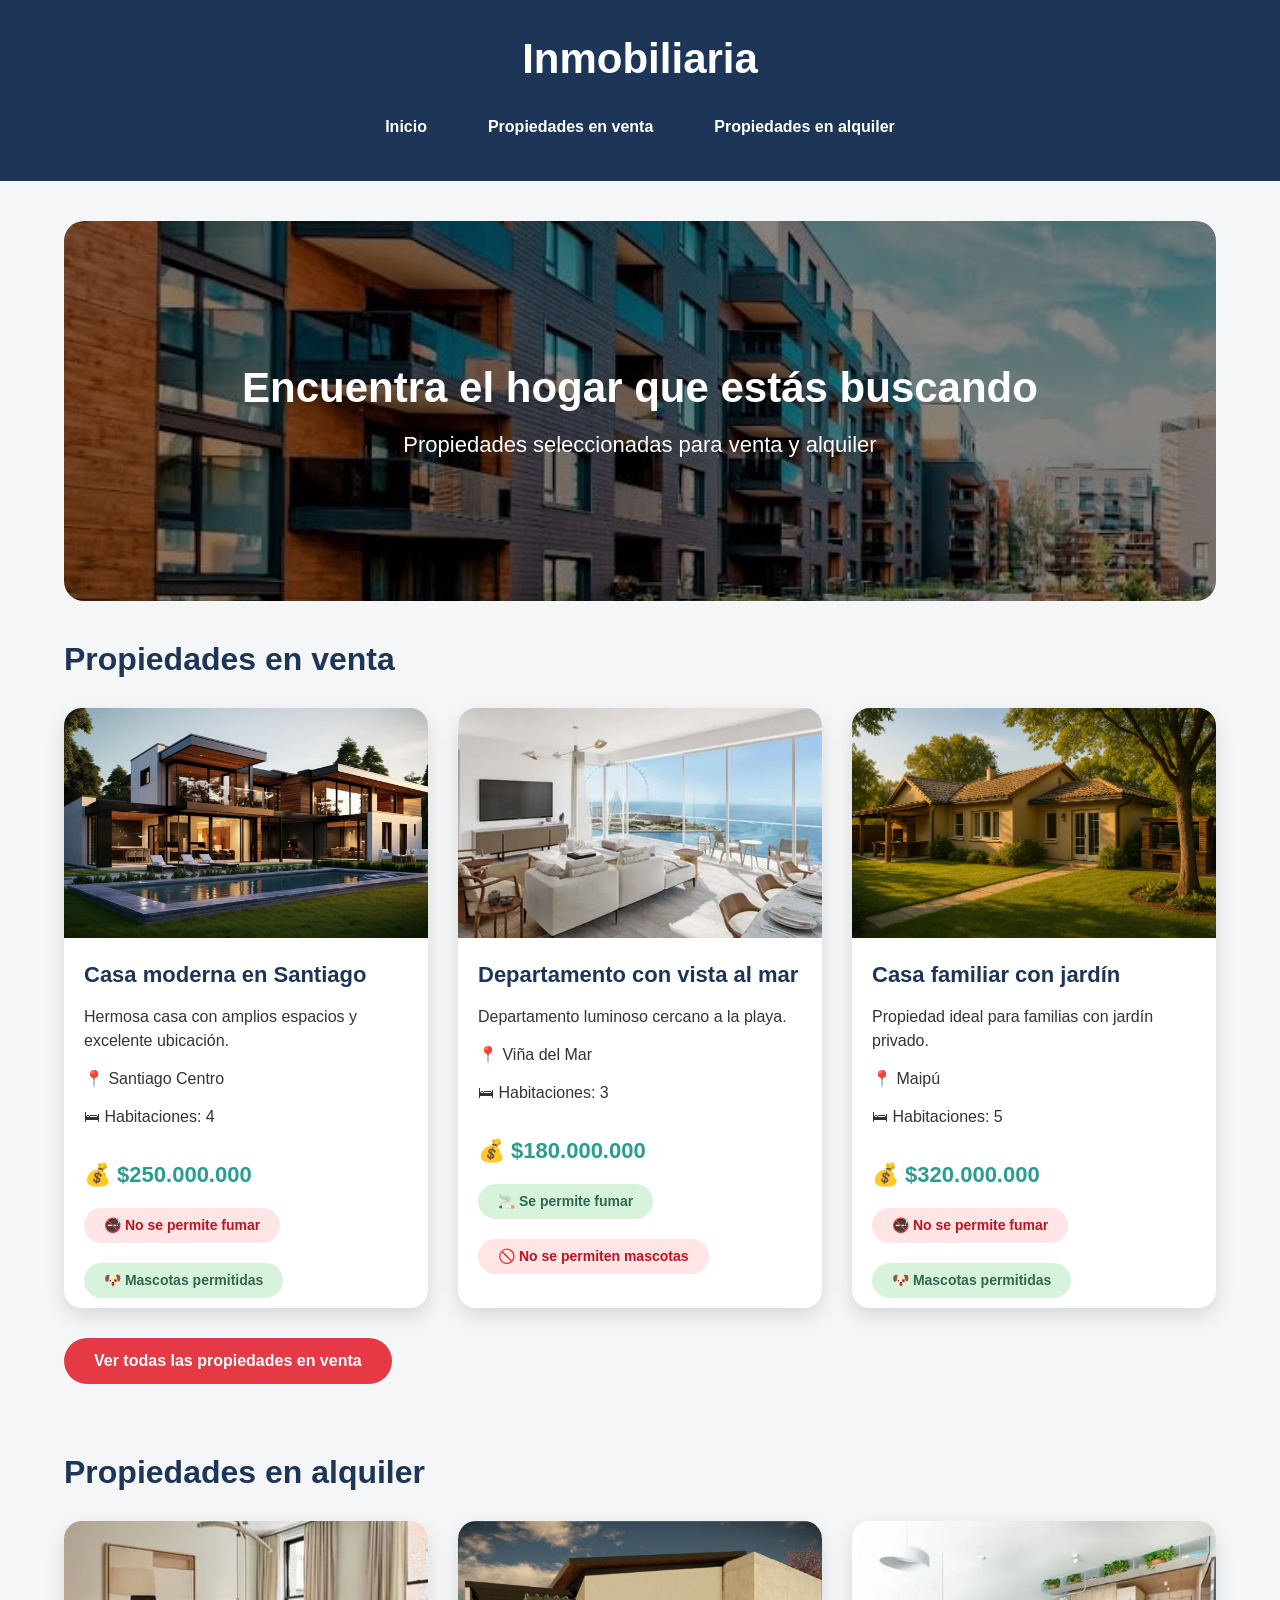
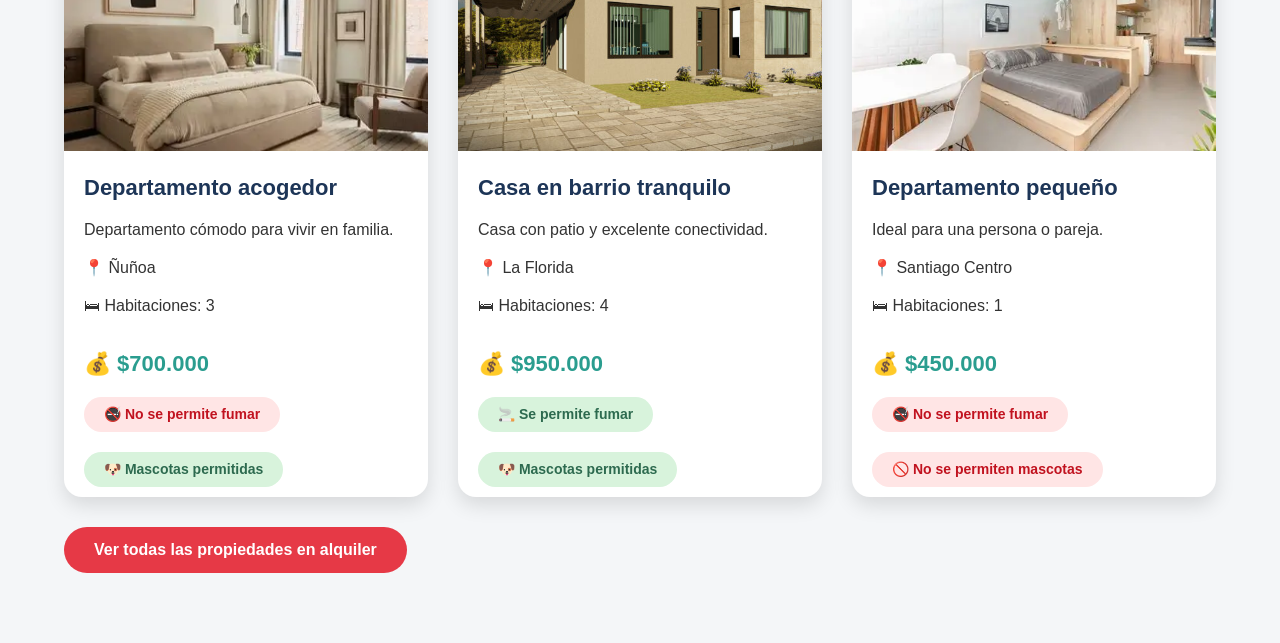
<file: index.html>
<!DOCTYPE html>
<html lang="es">

<head>

    <meta charset="UTF-8">
    <meta name="viewport" content="width=device-width, initial-scale=1.0">

    <title>Inmobiliaria</title>

    <link rel="stylesheet" href="assets/css/style.css">

</head>


<body>


<header>

    <h1>Inmobiliaria</h1>

    <nav>

        <a href="index.html">
            Inicio
        </a>

        <a href="propiedades_venta.html">
            Propiedades en venta
        </a>

        <a href="propiedades_alquiler.html">
            Propiedades en alquiler
        </a>

    </nav>

</header>



<section class="hero">


    <div class="hero-text">

        <h2>
            Encuentra el hogar que estás buscando
        </h2>


        <p>
            Propiedades seleccionadas para venta y alquiler
        </p>


    </div>


</section>





<main>



<section>


    <h2>
        Propiedades en venta
    </h2>


    <div 
    id="venta-container" 
    class="propiedades">

    </div>



    <a 
    class="boton" 
    href="propiedades_venta.html">

        Ver todas las propiedades en venta

    </a>


</section>





<section>


    <h2>
        Propiedades en alquiler
    </h2>


    <div 
    id="alquiler-container" 
    class="propiedades">

    </div>



    <a 
    class="boton" 
    href="propiedades_alquiler.html">

        Ver todas las propiedades en alquiler

    </a>


</section>



</main>





<script src="assets/js/venta.js"></script>

<script src="assets/js/alquiler.js"></script>


</body>


</html>
</file>
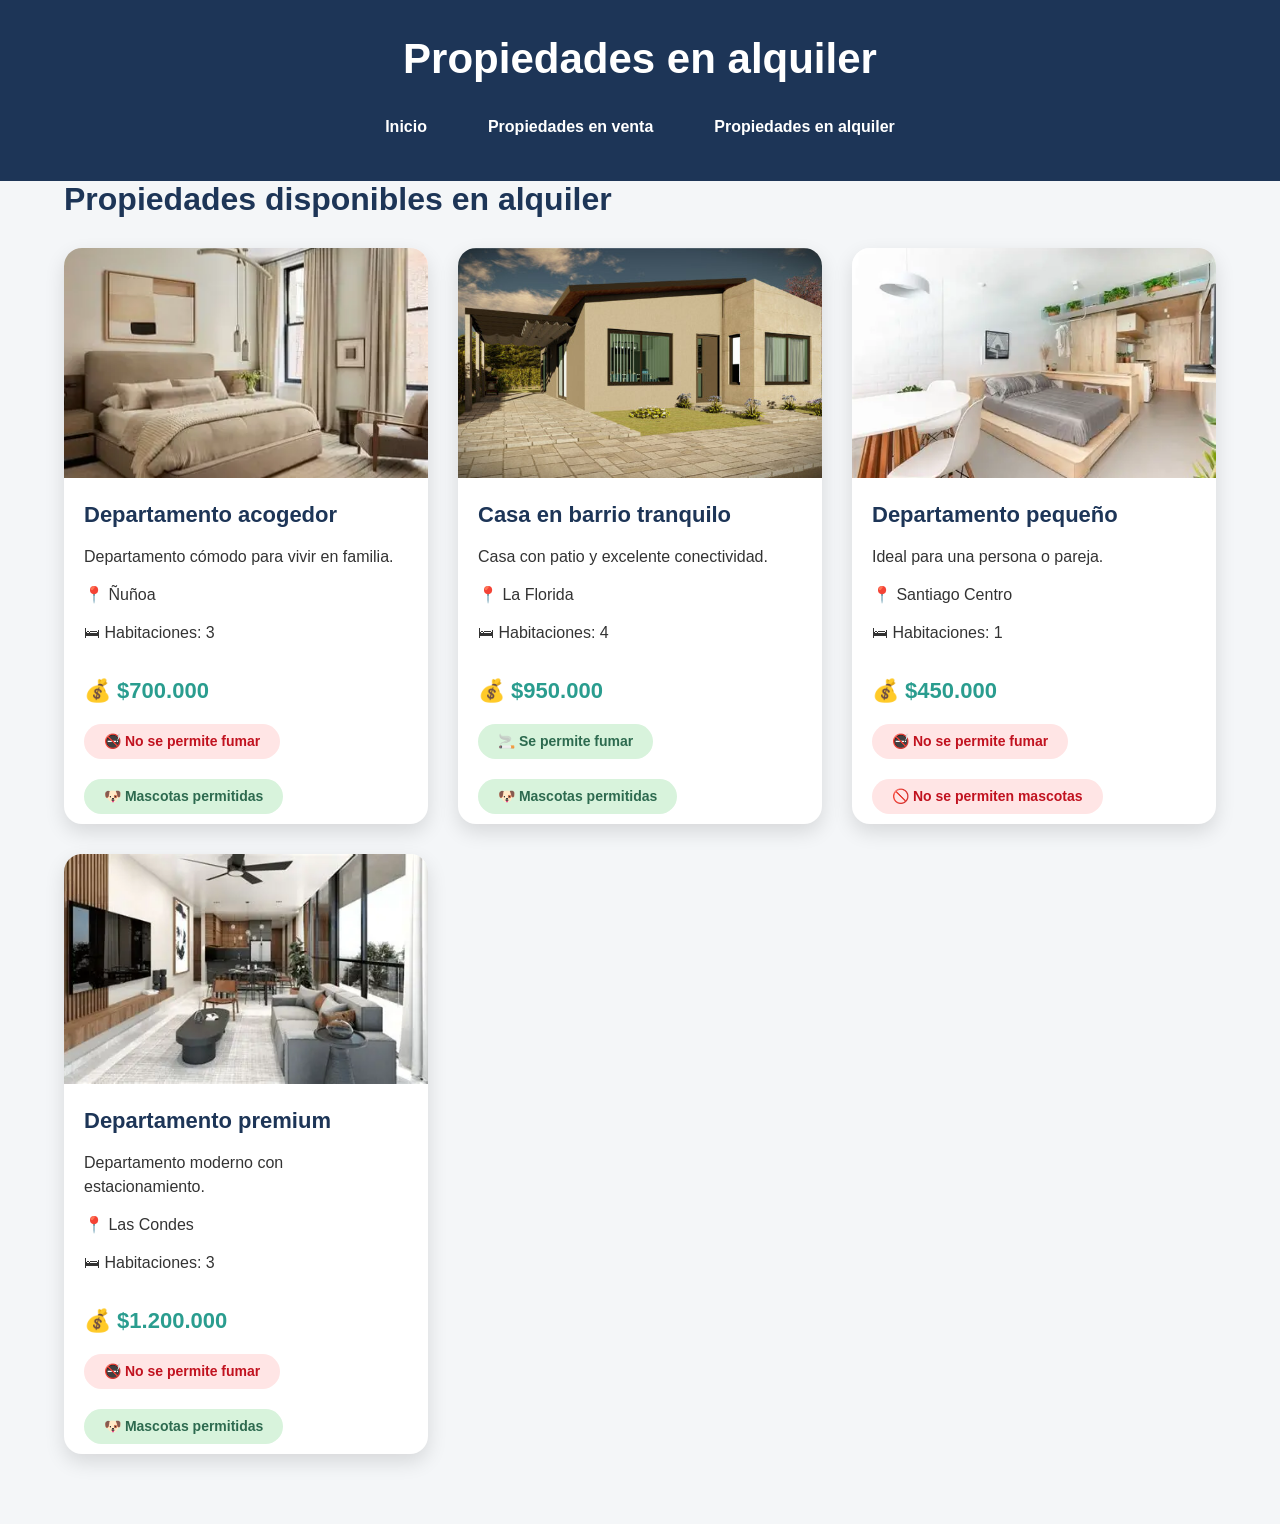
<file: propiedades_alquiler.html>
<!DOCTYPE html>
<html lang="es">

<head>

<meta charset="UTF-8">
<meta name="viewport" content="width=device-width, initial-scale=1.0">

<title>Propiedades en alquiler</title>

<link rel="stylesheet" href="assets/css/style.css">

</head>


<body>


<header>

<h1>Propiedades en alquiler</h1>


<nav>

<a href="index.html">
Inicio
</a>

<a href="propiedades_venta.html">
Propiedades en venta
</a>

<a href="propiedades_alquiler.html">
Propiedades en alquiler
</a>

</nav>


</header>



<main>


<section>

<h2>
Propiedades disponibles en alquiler
</h2>


<div 
id="alquiler-container" 
class="propiedades">

</div>


</section>


</main>



<script src="assets/js/alquiler.js"></script>


</body>

</html>
</file>
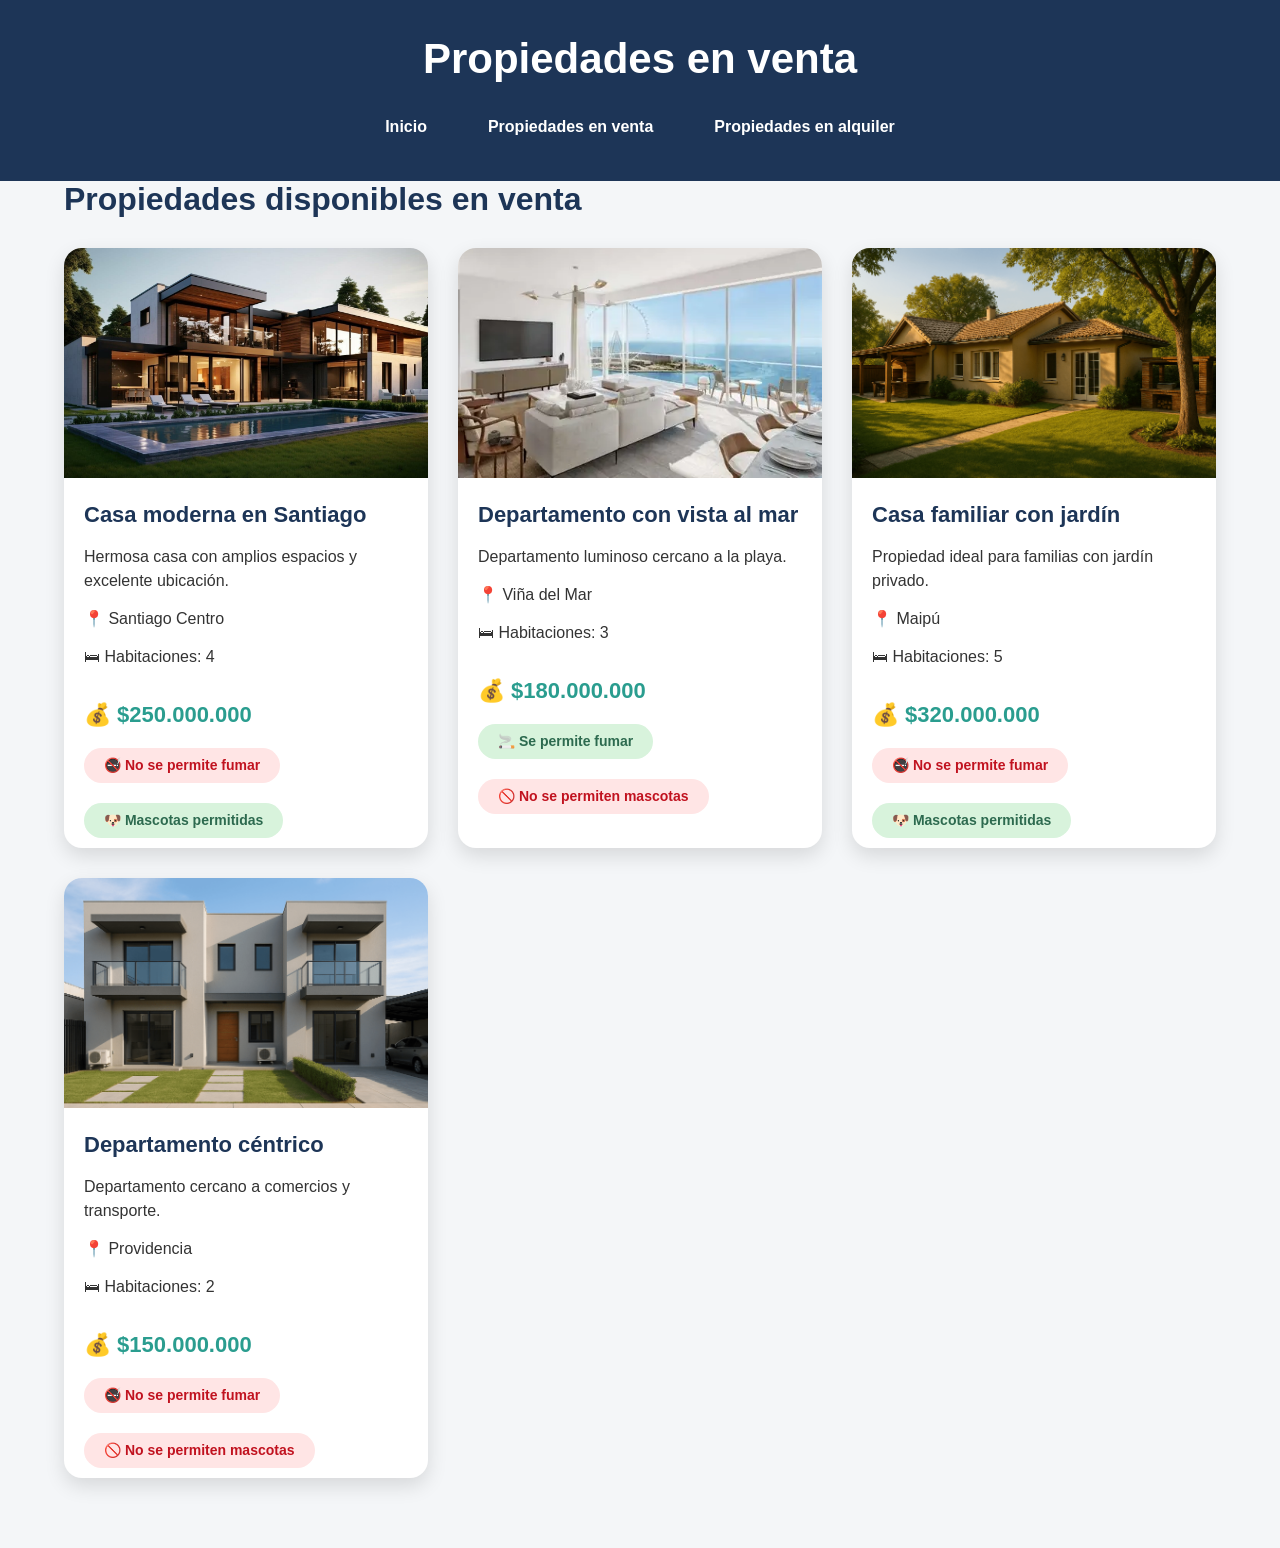
<file: propiedades_venta.html>
<!DOCTYPE html>
<html lang="es">

<head>

<meta charset="UTF-8">
<meta name="viewport" content="width=device-width, initial-scale=1.0">

<title>Propiedades en venta</title>

<link rel="stylesheet" href="assets/css/style.css">

</head>


<body>


<header>

<h1>Propiedades en venta</h1>


<nav>

<a href="index.html">
Inicio
</a>

<a href="propiedades_venta.html">
Propiedades en venta
</a>

<a href="propiedades_alquiler.html">
Propiedades en alquiler
</a>

</nav>


</header>



<main>


<section>

<h2>
Propiedades disponibles en venta
</h2>


<div 
id="venta-container" 
class="propiedades">

</div>


</section>


</main>



<script src="assets/js/venta.js"></script>


</body>

</html>
</file>
<file: assets/css/style.css>
/* =========================
   RESET GENERAL
========================= */

*{
    margin:0;
    padding:0;
    box-sizing:border-box;
}


/* =========================
   BODY
========================= */

body{

    font-family:'Segoe UI', Arial, sans-serif;
    background:#f4f6f8;
    color:#333;

}


/* =========================
   HEADER
========================= */

header{

    background:#1d3557;
    color:white;
    padding:35px 20px;
    text-align:center;

}


header h1{

    font-size:42px;
    margin-bottom:25px;

}



/* =========================
   MENU
========================= */

nav{

    display:flex;
    justify-content:center;
    gap:25px;
    flex-wrap:wrap;

}


nav a{

    color:white;
    text-decoration:none;
    font-weight:bold;
    padding:10px 18px;
    border-radius:25px;
    transition:.3s;

}


nav a:hover{

    background:white;
    color:#1d3557;

}



/* =========================
   HERO
========================= */

.hero{

    width:90%;
    max-width:1200px;

    height:380px;

    margin:40px auto;

    background:

    linear-gradient(
        rgba(0,0,0,.45),
        rgba(0,0,0,.45)
    ),

    url("../img/hero.jpg");


    background-size:cover;

    background-position:center;


    display:flex;

    justify-content:center;

    align-items:center;


    text-align:center;

    border-radius:20px;

}



.hero-text{

    color:white;

    padding:20px;

}


.hero-text h2{

    color:white;

    font-size:42px;

    margin-bottom:20px;

}


.hero-text p{

    font-size:22px;

}




/* =========================
   CONTENIDO PRINCIPAL
========================= */

main{

    width:90%;

    max-width:1200px;

    margin:auto;

}



section{

    margin-bottom:70px;

}



section h2{

    color:#1d3557;

    font-size:32px;

    margin-bottom:30px;

}



/* =========================
   GRID PROPIEDADES
========================= */

.propiedades{

    display:grid;

    grid-template-columns:
    repeat(auto-fit,minmax(280px,1fr));


    gap:30px;

}



/* =========================
   TARJETAS
========================= */

.card{

    background:white;

    border-radius:18px;

    overflow:hidden;

    box-shadow:
    0 8px 20px rgba(0,0,0,.12);


    transition:.3s;

}



.card:hover{

    transform:translateY(-8px);

    box-shadow:
    0 15px 30px rgba(0,0,0,.18);

}



/* IMAGENES */

.card img{

    width:100%;

    height:230px;

    object-fit:cover;

}



/* TITULOS */

.card h3{

    color:#1d3557;

    font-size:22px;

    padding:20px 20px 10px;

}



/* TEXTOS */

.card p{

    padding:7px 20px;

    line-height:1.5;

}



/* =========================
   PRECIO
========================= */

.precio{

    color:#2a9d8f;

    font-size:22px;

    font-weight:bold;

    margin-top:15px;

}



/* =========================
   ETIQUETAS
========================= */

.permitido,
.prohibido{

    display:inline-block;

    margin:10px 20px;

    padding:8px 14px;

    border-radius:20px;

    font-size:14px;

    font-weight:bold;

}



.permitido{

    background:#d8f3dc;

    color:#2d6a4f;

}



.prohibido{

    background:#ffe5e5;

    color:#c1121f;

}




/* =========================
   BOTONES
========================= */

.boton{

    display:inline-block;

    margin-top:30px;

    padding:14px 30px;


    background:#e63946;

    color:white;


    text-decoration:none;

    font-weight:bold;


    border-radius:30px;


    transition:.3s;

}



.boton:hover{

    background:#c1121f;

    transform:scale(1.05);

}




/* =========================
   RESPONSIVE
========================= */


@media(max-width:768px){


    header h1{

        font-size:32px;

    }



    .hero{

        height:300px;

    }



    .hero-text h2{

        font-size:30px;

    }



    .hero-text p{

        font-size:18px;

    }



    nav{

        flex-direction:column;

        align-items:center;

    }



    main{

        width:95%;

    }

}
</file>
